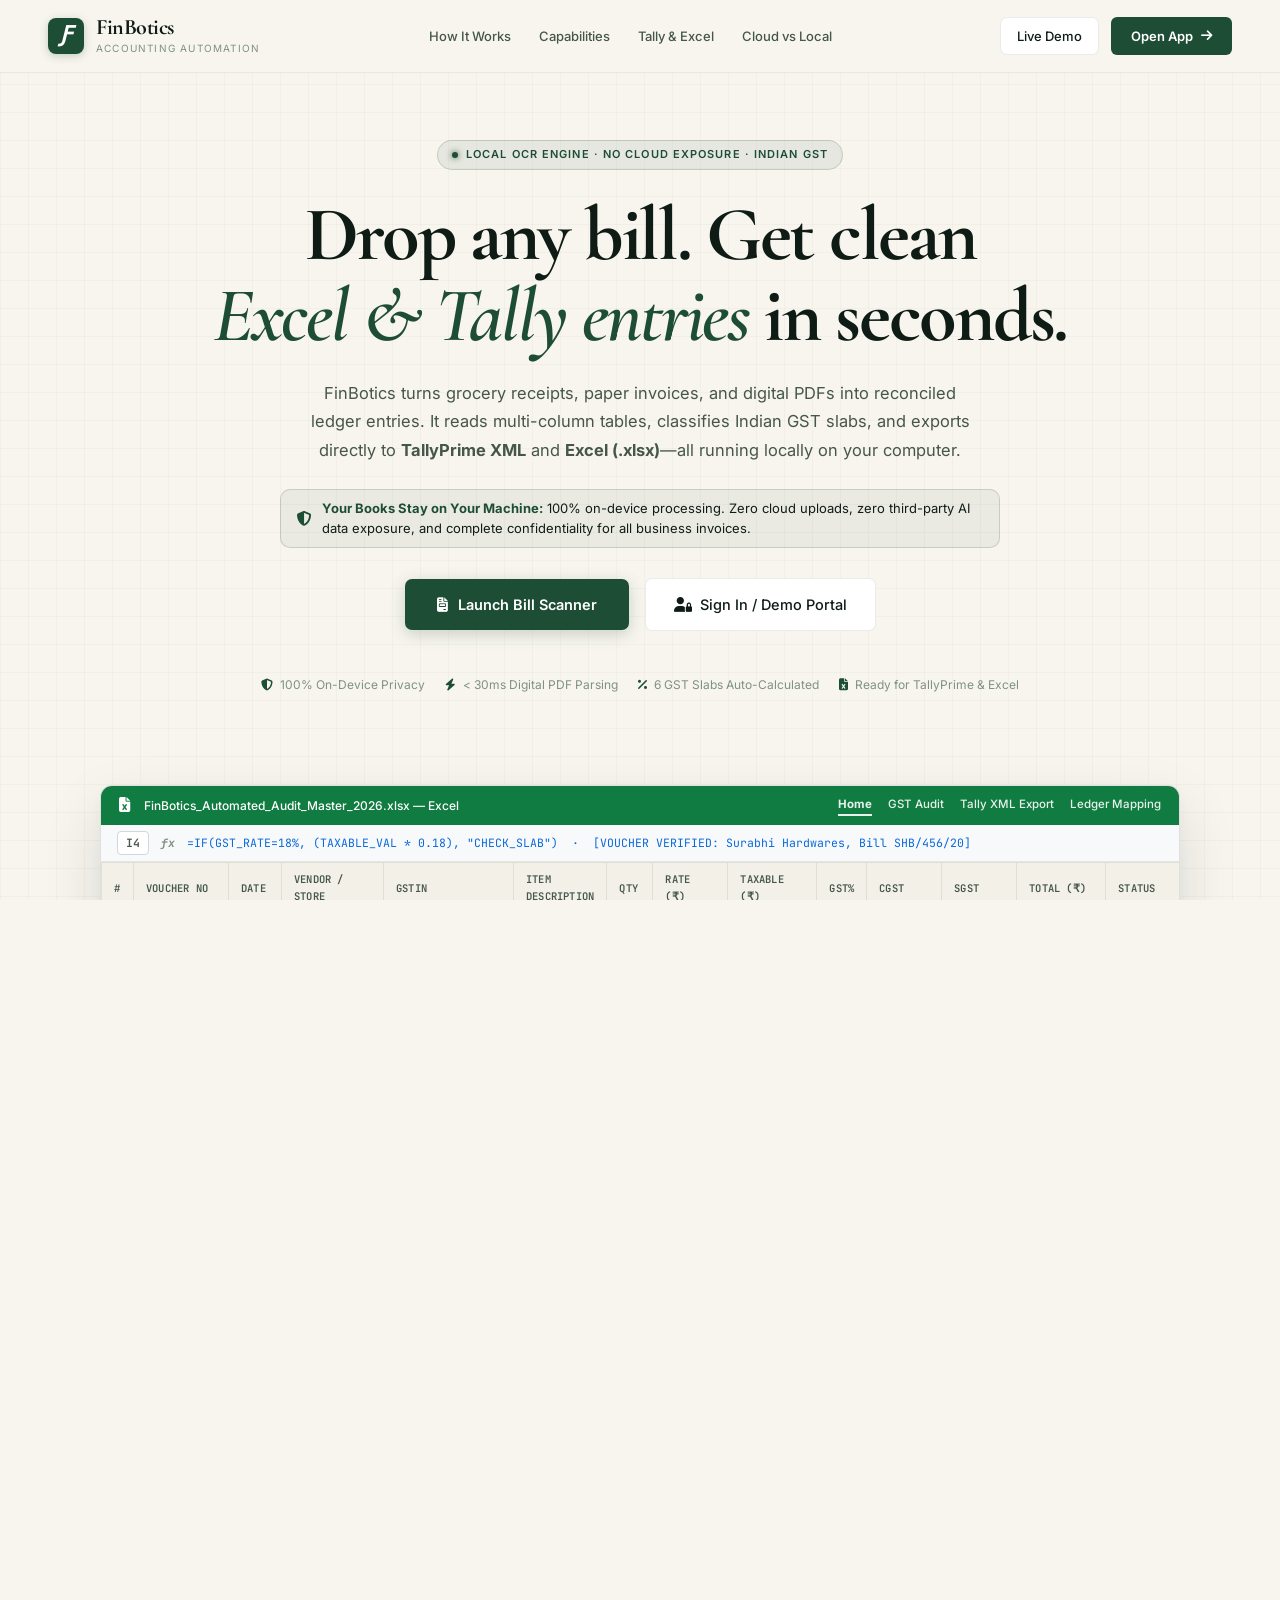
<file: landing.html>
<!DOCTYPE html>
<html lang="en">
<head>
<meta charset="UTF-8"/>
<meta name="viewport" content="width=device-width,initial-scale=1.0"/>
<title>FinBotics — Local Bill OCR, GST Parser & TallyPrime Automation</title>
<link href="https://fonts.googleapis.com/css2?family=Cormorant+Garamond:ital,wght@0,400;0,600;0,700;1,400;1,600;1,700&family=Inter:wght@300;400;500;600;700&family=JetBrains+Mono:wght@400;500;600;700&display=swap" rel="stylesheet"/>
<link rel="stylesheet" href="https://cdnjs.cloudflare.com/ajax/libs/font-awesome/6.5.0/css/all.min.css"/>
<style>
*{box-sizing:border-box;margin:0;padding:0}
:root{
  --bg:#f8f5ef;
  --surface:#ffffff;
  --primary:#1e4d35;
  --primary-light:#2d6a4f;
  --primary-glow:rgba(30,77,53,0.12);
  --excel-green:#107c41;
  --excel-light:rgba(16,124,65,0.08);
  --tally-blue:#005a9e;
  --tally-light:rgba(0,90,158,0.08);
  --gold:#c9a84c;
  --gold-light:rgba(201,168,76,0.14);
  --text:#0f1c16;
  --text-sec:#45564b;
  --text-muted:#7e9284;
  --border:rgba(0,0,0,0.08);
  --grid-line:rgba(0,0,0,0.06);
  --cell-bg:#fdfcf9;
}

html,body{height:100%;overflow-x:hidden}
body{
  background:var(--bg);
  color:var(--text);
  font-family:'Inter',-apple-system,BlinkMacSystemFont,sans-serif;
  line-height:1.6;
  position:relative;
}

/* ══════════════════════════════════════════════════════════════
   BACKGROUND ANIMATION: SPREADSHEET & TALLY LEDGER GRID
   ══════════════════════════════════════════════════════════════ */
.sheet-bg-canvas{
  position:fixed;
  top:0;left:0;right:0;bottom:0;
  pointer-events:none;
  z-index:0;
  overflow:hidden;
  opacity:0.62;
  mask-image:radial-gradient(ellipse 90% 75% at 50% 35%, rgba(0,0,0,0.85) 15%, rgba(0,0,0,0.3) 65%, transparent 100%);
  -webkit-mask-image:radial-gradient(ellipse 90% 75% at 50% 35%, rgba(0,0,0,0.85) 15%, rgba(0,0,0,0.3) 65%, transparent 100%);
}

.sheet-track{
  position:absolute;
  width:160%;
  left:-30%;
  top:-20%;
  transform:rotate(-4deg);
  display:flex;
  flex-direction:column;
  gap:12px;
  will-change:transform;
}

/* Individual spreadsheet row mockups */
.sheet-row-table{
  width:100%;
  border-collapse:collapse;
  font-family:'JetBrains Mono',monospace;
  font-size:11px;
  background:var(--surface);
  box-shadow:0 1px 3px rgba(0,0,0,0.03);
  border:1px solid var(--grid-line);
  white-space:nowrap;
  user-select:none;
}
.sheet-row-table th{
  background:#f2ede3;
  color:var(--text-muted);
  font-weight:600;
  font-size:9.5px;
  padding:6px 12px;
  border:1px solid var(--grid-line);
  text-align:left;
  letter-spacing:0.04em;
}
.sheet-row-table td{
  padding:7px 12px;
  border:1px solid var(--grid-line);
  color:var(--text-sec);
  background:var(--surface);
}
.sheet-row-table tr:nth-child(even) td{
  background:#fbf9f4;
}
.sheet-row-table td.cell-active{
  background:rgba(30,77,53,0.06);
  outline:1.5px solid var(--primary);
  color:var(--primary);
  font-weight:600;
}
.sheet-row-table td.cell-formula{
  color:var(--excel-green);
  font-weight:600;
}
.sheet-row-table td.cell-gst{
  color:var(--tally-blue);
  font-weight:600;
}

/* Continuous infinite scroll ticker */
.scroll-stream-left{
  display:flex;
  animation:marqueeLeft 55s linear infinite;
}
.scroll-stream-right{
  display:flex;
  animation:marqueeRight 65s linear infinite;
}
@keyframes marqueeLeft{
  0%{transform:translateX(0)}
  100%{transform:translateX(-50%)}
}
@keyframes marqueeRight{
  0%{transform:translateX(-50%)}
  100%{transform:translateX(0)}
}

/* Subtle Excel sheet watermark grid lines */
.bg-excel-lines{
  position:fixed;
  inset:0;
  background-size:28px 28px;
  background-image:
    linear-gradient(to right, rgba(0,0,0,0.025) 1px, transparent 1px),
    linear-gradient(to bottom, rgba(0,0,0,0.025) 1px, transparent 1px);
  pointer-events:none;
  z-index:0;
}

/* ══════════════════════════════════════════════════════════════
   NAVIGATION
   ══════════════════════════════════════════════════════════════ */
nav{
  position:fixed;
  top:0;left:0;right:0;
  z-index:100;
  padding:16px 48px;
  display:flex;
  align-items:center;
  justify-content:space-between;
  background:rgba(248,245,239,0.92);
  backdrop-filter:blur(14px);
  border-bottom:1px solid rgba(0,0,0,0.06);
}
.nav-brand{
  display:flex;
  align-items:center;
  gap:12px;
  text-decoration:none;
}
.nav-logo-badge{
  width:36px;height:36px;
  border-radius:8px;
  background:var(--primary);
  display:flex;
  align-items:center;
  justify-content:center;
  font-family:'Cormorant Garamond',serif;
  font-style:italic;
  font-size:22px;
  color:#fff;
  font-weight:700;
  box-shadow:0 2px 8px rgba(30,77,53,0.25);
}
.nav-brand-title{
  font-family:'Cormorant Garamond',serif;
  font-size:22px;
  font-weight:700;
  color:var(--text);
  letter-spacing:-0.02em;
  line-height:1;
}
.nav-brand-tag{
  font-size:10px;
  color:var(--text-muted);
  letter-spacing:0.12em;
  text-transform:uppercase;
  display:block;
  margin-top:2px;
}
.nav-menu{
  display:flex;
  align-items:center;
  gap:28px;
}
.nav-menu a{
  font-size:13px;
  font-weight:500;
  color:var(--text-sec);
  text-decoration:none;
  transition:color .2s;
}
.nav-menu a:hover{color:var(--primary)}
.nav-auth-btn{
  background:var(--primary);
  color:#fff;
  padding:9px 20px;
  border-radius:6px;
  font-size:13px;
  font-weight:600;
  text-decoration:none;
  display:inline-flex;
  align-items:center;
  gap:8px;
  transition:all .2s;
}
.nav-auth-btn:hover{
  background:var(--primary-light);
  transform:translateY(-1px);
  box-shadow:0 4px 14px rgba(30,77,53,0.2);
}

/* ══════════════════════════════════════════════════════════════
   HERO SECTION
   ══════════════════════════════════════════════════════════════ */
.hero{
  position:relative;
  z-index:10;
  padding:140px 24px 70px;
  max-width:1160px;
  margin:0 auto;
  text-align:center;
}
.hero-pill{
  display:inline-flex;
  align-items:center;
  gap:8px;
  padding:5px 14px;
  border-radius:99px;
  background:rgba(30,77,53,0.08);
  border:1px solid rgba(30,77,53,0.18);
  font-size:11px;
  font-weight:600;
  letter-spacing:0.1em;
  text-transform:uppercase;
  color:var(--primary);
  margin-bottom:24px;
}
.hero-pill-dot{
  width:6px;height:6px;
  border-radius:50%;
  background:var(--primary);
  box-shadow:0 0 6px var(--primary);
  animation:pulseDot 2s infinite ease-in-out;
}
@keyframes pulseDot{
  0%,100%{opacity:1;transform:scale(1)}
  50%{opacity:0.4;transform:scale(0.8)}
}
.hero-title{
  font-family:'Cormorant Garamond',serif;
  font-size:clamp(44px,6vw,78px);
  font-weight:700;
  line-height:1.06;
  letter-spacing:-0.03em;
  color:var(--text);
  margin-bottom:22px;
}
.hero-title em{
  font-style:italic;
  color:var(--primary);
  font-weight:600;
}
.hero-desc{
  font-size:16.5px;
  font-weight:400;
  color:var(--text-sec);
  line-height:1.75;
  max-width:680px;
  margin:0 auto 24px;
}
.privacy-pitch-badge{
  display:inline-flex;
  align-items:center;
  gap:10px;
  background:rgba(30,77,53,0.06);
  border:1px solid rgba(30,77,53,0.18);
  border-radius:10px;
  padding:9px 16px;
  margin:0 auto 30px;
  font-size:13px;
  color:var(--text);
  max-width:720px;
  text-align:left;
  line-height:1.5;
}
.privacy-pitch-badge strong{color:var(--primary)}
.hero-cta-group{
  display:flex;
  align-items:center;
  justify-content:center;
  gap:16px;
  flex-wrap:wrap;
  margin-bottom:44px;
}
.btn-main{
  background:var(--primary);
  color:#fff;
  padding:14px 32px;
  border-radius:7px;
  font-size:14.5px;
  font-weight:600;
  text-decoration:none;
  display:inline-flex;
  align-items:center;
  gap:10px;
  transition:all .2s;
  box-shadow:0 4px 16px rgba(30,77,53,0.22);
}
.btn-main:hover{
  background:var(--primary-light);
  transform:translateY(-2px);
  box-shadow:0 8px 24px rgba(30,77,53,0.3);
}
.btn-ghost-sec{
  background:var(--surface);
  color:var(--text);
  border:1px solid var(--border);
  padding:14px 28px;
  border-radius:7px;
  font-size:14.5px;
  font-weight:500;
  text-decoration:none;
  display:inline-flex;
  align-items:center;
  gap:8px;
  transition:all .2s;
}
.btn-ghost-sec:hover{
  border-color:var(--primary);
  color:var(--primary);
  background:#fcfbf8;
}

/* Feature tags strip */
.hero-chips{
  display:flex;
  align-items:center;
  justify-content:center;
  gap:20px;
  flex-wrap:wrap;
  font-size:12px;
  color:var(--text-muted);
}
.hero-chip{
  display:flex;
  align-items:center;
  gap:7px;
}
.hero-chip i{color:var(--primary)}

/* ══════════════════════════════════════════════════════════════
   AUTHENTIC SPREADSHEET AUDIT DESK SHOWCASE (HERO MOCKUP)
   ══════════════════════════════════════════════════════════════ */
.sheet-showcase{
  position:relative;
  z-index:10;
  max-width:1120px;
  margin:20px auto 90px;
  padding:0 20px;
}
.sheet-window{
  background:var(--surface);
  border:1px solid rgba(0,0,0,0.12);
  border-radius:12px;
  box-shadow:0 24px 60px rgba(15,28,22,0.12),0 4px 16px rgba(0,0,0,0.04);
  overflow:hidden;
}

/* Excel-like Ribbon Bar */
.sheet-ribbon{
  background:#107c41;
  color:#fff;
  padding:9px 18px;
  display:flex;
  align-items:center;
  justify-content:space-between;
  font-size:12px;
  font-weight:500;
}
.sheet-ribbon-left{
  display:flex;
  align-items:center;
  gap:14px;
}
.sheet-ribbon-tabs{
  display:flex;
  gap:16px;
  font-size:11.5px;
  opacity:0.9;
}
.sheet-ribbon-tab.active{
  font-weight:700;
  border-bottom:2px solid #fff;
  padding-bottom:1px;
}

/* Excel formula bar */
.sheet-formula-bar{
  background:#f8f9fa;
  border-bottom:1px solid rgba(0,0,0,0.08);
  padding:6px 16px;
  display:flex;
  align-items:center;
  gap:12px;
  font-family:'JetBrains Mono',monospace;
  font-size:11.5px;
}
.formula-name-box{
  background:#fff;
  border:1px solid #d0d7de;
  border-radius:4px;
  padding:2px 8px;
  color:var(--text-sec);
  font-weight:600;
}
.formula-fx{
  color:var(--text-muted);
  font-weight:700;
  font-style:italic;
}
.formula-expr{
  color:#0969da;
  flex:1;
  white-space:nowrap;
  overflow:hidden;
  text-overflow:ellipsis;
}

/* Interactive Table body */
.sheet-content-table{
  width:100%;
  border-collapse:collapse;
  font-family:'JetBrains Mono',monospace;
  font-size:11.5px;
}
.sheet-content-table th{
  background:#f3f0e8;
  color:var(--text-sec);
  font-weight:600;
  font-size:10.5px;
  padding:8px 12px;
  border:1px solid #e1ded6;
  text-align:left;
  letter-spacing:0.02em;
}
.sheet-content-table td{
  padding:9px 12px;
  border:1px solid #e9e6df;
  color:var(--text);
  background:var(--surface);
}
.sheet-content-table tr:hover td{
  background:rgba(30,77,53,0.035);
}
.sheet-content-table td.col-right{text-align:right}
.badge-itc{
  background:rgba(16,124,65,0.12);
  color:#107c41;
  font-size:10px;
  padding:2px 8px;
  border-radius:4px;
  font-weight:700;
}
.badge-tally{
  background:rgba(0,90,158,0.1);
  color:#005a9e;
  font-size:10px;
  padding:2px 8px;
  border-radius:4px;
  font-weight:700;
}

/* Bottom Sheet tabs */
.sheet-footer-tabs{
  background:#f0ede5;
  border-top:1px solid #ddd9d0;
  padding:6px 14px;
  display:flex;
  align-items:center;
  gap:10px;
  font-size:11.5px;
  font-weight:500;
  color:var(--text-sec);
}
.sheet-tab-pill{
  background:#fff;
  border:1px solid #d4cfc5;
  border-radius:4px 4px 0 0;
  padding:4px 12px;
  font-weight:600;
  color:var(--primary);
  display:flex;
  align-items:center;
  gap:6px;
}

/* ══════════════════════════════════════════════════════════════
   FEATURE SECTIONS (GROUNDED & DIRECT)
   ══════════════════════════════════════════════════════════════ */
.section{
  position:relative;
  z-index:10;
  padding:80px 24px;
  max-width:1160px;
  margin:0 auto;
}
.section-header{
  text-align:center;
  max-width:680px;
  margin:0 auto 50px;
}
.section-tag{
  font-size:11px;
  font-weight:700;
  letter-spacing:0.16em;
  text-transform:uppercase;
  color:var(--primary);
  margin-bottom:10px;
  display:inline-block;
}
.section-heading{
  font-family:'Cormorant Garamond',serif;
  font-size:clamp(32px,4vw,50px);
  font-weight:700;
  line-height:1.15;
  color:var(--text);
  letter-spacing:-0.02em;
  margin-bottom:14px;
}
.section-desc{
  font-size:15px;
  color:var(--text-sec);
  line-height:1.7;
}

/* 3-Card Grid */
.features-grid{
  display:grid;
  grid-template-columns:repeat(3,1fr);
  gap:24px;
}
.feature-card{
  background:var(--surface);
  border:1px solid var(--border);
  border-radius:12px;
  padding:32px 28px;
  box-shadow:0 2px 10px rgba(0,0,0,0.03);
  transition:all .25s ease;
}
.feature-card:hover{
  transform:translateY(-4px);
  box-shadow:0 12px 30px rgba(0,0,0,0.07);
  border-color:rgba(30,77,53,0.2);
}
.feature-card-icon{
  width:46px;height:46px;
  border-radius:10px;
  background:var(--primary-glow);
  display:flex;
  align-items:center;
  justify-content:center;
  font-size:20px;
  color:var(--primary);
  margin-bottom:20px;
}
.feature-card-title{
  font-family:'Cormorant Garamond',serif;
  font-size:22px;
  font-weight:700;
  color:var(--text);
  margin-bottom:10px;
  letter-spacing:-0.01em;
}
.feature-card-desc{
  font-size:13.5px;
  color:var(--text-sec);
  line-height:1.68;
}

/* ══════════════════════════════════════════════════════════════
   HOW IT WORKS STEPPER
   ══════════════════════════════════════════════════════════════ */
.pipeline-box{
  background:var(--surface);
  border:1px solid var(--border);
  border-radius:14px;
  padding:36px;
  display:grid;
  grid-template-columns:repeat(4,1fr);
  gap:24px;
  box-shadow:0 4px 20px rgba(0,0,0,0.04);
}
.step-item{
  position:relative;
}
.step-item:not(:last-child)::after{
  content:'→';
  position:absolute;
  right:-16px;
  top:22px;
  color:var(--text-muted);
  font-size:20px;
}
.step-num{
  font-family:'JetBrains Mono',monospace;
  font-size:12px;
  font-weight:700;
  color:var(--primary);
  background:rgba(30,77,53,0.1);
  width:28px;height:28px;
  border-radius:50%;
  display:flex;
  align-items:center;
  justify-content:center;
  margin-bottom:14px;
}
.step-head{
  font-size:15px;
  font-weight:700;
  color:var(--text);
  margin-bottom:6px;
}
.step-detail{
  font-size:12.5px;
  color:var(--text-sec);
  line-height:1.6;
}

/* ══════════════════════════════════════════════════════════════
   COMPARISON TABLE: FINBOTICS VS GENERIC CLOUD OCR
   ══════════════════════════════════════════════════════════════ */
.comparison-wrap{
  background:var(--surface);
  border:1px solid var(--border);
  border-radius:12px;
  overflow:hidden;
  box-shadow:0 4px 20px rgba(0,0,0,0.04);
}
.comparison-table{
  width:100%;
  border-collapse:collapse;
  font-size:13px;
}
.comparison-table th{
  padding:14px 20px;
  background:#f4f1e8;
  font-weight:600;
  text-align:left;
  border-bottom:1px solid var(--border);
}
.comparison-table td{
  padding:14px 20px;
  border-bottom:1px solid var(--border);
}
.comparison-table tr:last-child td{border-bottom:none}
.comparison-table tr:hover td{background:#fdfcf9}
.check-yes{color:#1e4d35;font-weight:600}
.check-no{color:#c0392b;font-weight:500}

/* ══════════════════════════════════════════════════════════════
   BOTTOM CTA
   ══════════════════════════════════════════════════════════════ */
.bottom-cta{
  background:linear-gradient(135deg,#133323 0%,#1e4d35 100%);
  color:#fff;
  border-radius:16px;
  padding:60px 40px;
  text-align:center;
  margin:40px auto 80px;
  max-width:1120px;
  box-shadow:0 16px 40px rgba(19,51,35,0.2);
}
.bottom-cta h2{
  font-family:'Cormorant Garamond',serif;
  font-size:clamp(34px,5vw,52px);
  font-weight:700;
  line-height:1.15;
  margin-bottom:14px;
}
.bottom-cta p{
  font-size:16px;
  color:rgba(255,255,255,0.8);
  max-width:540px;
  margin:0 auto 30px;
}

/* ══════════════════════════════════════════════════════════════
   FOOTER
   ══════════════════════════════════════════════════════════════ */
footer{
  border-top:1px solid var(--border);
  padding:32px 48px;
  display:flex;
  align-items:center;
  justify-content:space-between;
  font-size:12.5px;
  color:var(--text-muted);
  background:var(--surface);
}
footer a{color:var(--text-sec);text-decoration:none}
footer a:hover{color:var(--primary)}

@media(max-width:880px){
  nav{padding:14px 20px}
  .nav-menu{display:none}
  .features-grid{grid-template-columns:1fr}
  .pipeline-box{grid-template-columns:1fr 1fr;gap:20px}
  .step-item:not(:last-child)::after{display:none}
  .sheet-showcase{overflow-x:auto}
  .sheet-window{min-width:680px}
  footer{flex-direction:column;gap:14px;text-align:center}
}
@media(max-width:540px){
  .pipeline-box{grid-template-columns:1fr}
}
</style>
</head>
<body>

<!-- ══════════════════════════════════════════════════════════════
     ANIMATED SPREADSHEET / TALLY LEDGER BACKGROUND
     ══════════════════════════════════════════════════════════════ -->
<div class="bg-excel-lines"></div>

<div class="sheet-bg-canvas" id="sheet-bg">
  <div class="sheet-track" id="sheet-track">

    <!-- Row 1 Ticker (Scrolls Left) -->
    <div class="scroll-stream-left">
      <table class="sheet-row-table">
        <tbody>
          <tr>
            <td>01</td><td>VCH/2026/089</td><td>20-Dec-2026</td><td>Surabhi Hardwares, Blr</td><td>29AACCT3705E000</td><td>1005</td><td>7 No</td><td>₹500.00</td><td>₹3,500.00</td><td class="cell-formula">18%</td><td class="cell-gst">₹315.00</td><td class="cell-gst">₹315.00</td><td class="cell-active">₹4,130.00</td><td>Hardware Purchase</td><td>ITC_VERIFIED</td>
            <td>02</td><td>BB-2026-7823</td><td>09-Nov-2026</td><td>BigBasket Wholesale</td><td>27AAACB1234F1ZK</td><td>1901</td><td>2 Pk</td><td>₹25.00</td><td>₹50.00</td><td class="cell-formula">0%</td><td class="cell-gst">₹0.00</td><td class="cell-gst">₹0.00</td><td class="cell-active">₹50.00</td><td>Staples &amp; Groceries</td><td>MATCHED</td>
            <td>03</td><td>DM-MUM-4412</td><td>11-Nov-2026</td><td>D-Mart Avenue Supermarts</td><td>27AABCA5566K1ZN</td><td>2106</td><td>4 L</td><td>₹68.00</td><td>₹272.00</td><td class="cell-formula">5%</td><td class="cell-gst">₹6.80</td><td class="cell-gst">₹6.80</td><td class="cell-active">₹272.00</td><td>Dairy Products</td><td>ITC_VERIFIED</td>
            <td>04</td><td>BK-DEL-9843</td><td>14-Nov-2026</td><td>Blinkit Retail Network</td><td>07AAGCB9988D1ZP</td><td>3306</td><td>1 No</td><td>₹220.00</td><td>₹220.00</td><td class="cell-formula">18%</td><td class="cell-gst">₹19.80</td><td class="cell-gst">₹19.80</td><td class="cell-active">₹220.00</td><td>Cleaning Supplies</td><td>MATCHED</td>
          </tr>
        </tbody>
      </table>
      <table class="sheet-row-table">
        <tbody>
          <tr>
            <td>01</td><td>VCH/2026/089</td><td>20-Dec-2026</td><td>Surabhi Hardwares, Blr</td><td>29AACCT3705E000</td><td>1005</td><td>7 No</td><td>₹500.00</td><td>₹3,500.00</td><td class="cell-formula">18%</td><td class="cell-gst">₹315.00</td><td class="cell-gst">₹315.00</td><td class="cell-active">₹4,130.00</td><td>Hardware Purchase</td><td>ITC_VERIFIED</td>
            <td>02</td><td>BB-2026-7823</td><td>09-Nov-2026</td><td>BigBasket Wholesale</td><td>27AAACB1234F1ZK</td><td>1901</td><td>2 Pk</td><td>₹25.00</td><td>₹50.00</td><td class="cell-formula">0%</td><td class="cell-gst">₹0.00</td><td class="cell-gst">₹0.00</td><td class="cell-active">₹50.00</td><td>Staples &amp; Groceries</td><td>MATCHED</td>
            <td>03</td><td>DM-MUM-4412</td><td>11-Nov-2026</td><td>D-Mart Avenue Supermarts</td><td>27AABCA5566K1ZN</td><td>2106</td><td>4 L</td><td>₹68.00</td><td>₹272.00</td><td class="cell-formula">5%</td><td class="cell-gst">₹6.80</td><td class="cell-gst">₹6.80</td><td class="cell-active">₹272.00</td><td>Dairy Products</td><td>ITC_VERIFIED</td>
            <td>04</td><td>BK-DEL-9843</td><td>14-Nov-2026</td><td>Blinkit Retail Network</td><td>07AAGCB9988D1ZP</td><td>3306</td><td>1 No</td><td>₹220.00</td><td>₹220.00</td><td class="cell-formula">18%</td><td class="cell-gst">₹19.80</td><td class="cell-gst">₹19.80</td><td class="cell-active">₹220.00</td><td>Cleaning Supplies</td><td>MATCHED</td>
          </tr>
        </tbody>
      </table>
    </div>

    <!-- Row 2 Ticker (Scrolls Right) -->
    <div class="scroll-stream-right">
      <table class="sheet-row-table">
        <tbody>
          <tr>
            <td>05</td><td>ZP-BLR-5541</td><td>15-Nov-2026</td><td>Zepto Quick Delivery</td><td>29AAFCZ1122E1Z4</td><td>1905</td><td>3 Pk</td><td>₹20.00</td><td>₹60.00</td><td class="cell-formula">12%</td><td class="cell-gst">₹3.60</td><td class="cell-gst">₹3.60</td><td class="cell-active">₹60.00</td><td>Snacks &amp; Biscuits</td><td>MATCHED</td>
            <td>06</td><td>CM-2026-081</td><td>12-Aug-2026</td><td>City Mart Super Store</td><td>24AABCC1122D1Z0</td><td>8471</td><td>1 Set</td><td>₹1,120.00</td><td>₹1,120.00</td><td class="cell-formula">12%</td><td class="cell-gst">₹67.20</td><td class="cell-gst">₹67.20</td><td class="cell-active">₹1,254.40</td><td>Commercial Goods</td><td>ITC_VERIFIED</td>
            <td>07</td><td>FB-2026-441</td><td>14-Aug-2026</td><td>Fresh Basket Hypermarket</td><td>27AABCF9988K1Z5</td><td>0902</td><td>2 Pk</td><td>₹162.00</td><td>₹324.00</td><td class="cell-formula">5%</td><td class="cell-gst">₹8.10</td><td class="cell-gst">₹8.10</td><td class="cell-active">₹324.00</td><td>Cooking Oil</td><td>MATCHED</td>
            <td>08</td><td>RL-2026-102</td><td>18-Nov-2026</td><td>Reliance Retail Ltd</td><td>27AAAAR1234A1Z9</td><td>3401</td><td>2 No</td><td>₹240.00</td><td>₹480.00</td><td class="cell-formula">18%</td><td class="cell-gst">₹43.20</td><td class="cell-gst">₹43.20</td><td class="cell-active">₹480.00</td><td>Personal Care</td><td>ITC_VERIFIED</td>
          </tr>
        </tbody>
      </table>
      <table class="sheet-row-table">
        <tbody>
          <tr>
            <td>05</td><td>ZP-BLR-5541</td><td>15-Nov-2026</td><td>Zepto Quick Delivery</td><td>29AAFCZ1122E1Z4</td><td>1905</td><td>3 Pk</td><td>₹20.00</td><td>₹60.00</td><td class="cell-formula">12%</td><td class="cell-gst">₹3.60</td><td class="cell-gst">₹3.60</td><td class="cell-active">₹60.00</td><td>Snacks &amp; Biscuits</td><td>MATCHED</td>
            <td>06</td><td>CM-2026-081</td><td>12-Aug-2026</td><td>City Mart Super Store</td><td>24AABCC1122D1Z0</td><td>8471</td><td>1 Set</td><td>₹1,120.00</td><td>₹1,120.00</td><td class="cell-formula">12%</td><td class="cell-gst">₹67.20</td><td class="cell-gst">₹67.20</td><td class="cell-active">₹1,254.40</td><td>Commercial Goods</td><td>ITC_VERIFIED</td>
            <td>07</td><td>FB-2026-441</td><td>14-Aug-2026</td><td>Fresh Basket Hypermarket</td><td>27AABCF9988K1Z5</td><td>0902</td><td>2 Pk</td><td>₹162.00</td><td>₹324.00</td><td class="cell-formula">5%</td><td class="cell-gst">₹8.10</td><td class="cell-gst">₹8.10</td><td class="cell-active">₹324.00</td><td>Cooking Oil</td><td>MATCHED</td>
            <td>08</td><td>RL-2026-102</td><td>18-Nov-2026</td><td>Reliance Retail Ltd</td><td>27AAAAR1234A1Z9</td><td>3401</td><td>2 No</td><td>₹240.00</td><td>₹480.00</td><td class="cell-formula">18%</td><td class="cell-gst">₹43.20</td><td class="cell-gst">₹43.20</td><td class="cell-active">₹480.00</td><td>Personal Care</td><td>ITC_VERIFIED</td>
          </tr>
        </tbody>
      </table>
    </div>

    <!-- Row 3 Ticker (Scrolls Left) -->
    <div class="scroll-stream-left">
      <table class="sheet-row-table">
        <tbody>
          <tr>
            <td>09</td><td>AMZ-2026-99</td><td>02-Oct-2026</td><td>Amazon Seller Services</td><td>29AABCA0011B1Z2</td><td>4820</td><td>10 No</td><td>₹85.00</td><td>₹850.00</td><td class="cell-formula">18%</td><td class="cell-gst">₹76.50</td><td class="cell-gst">₹76.50</td><td class="cell-active">₹1,003.00</td><td>Office Stationery</td><td>ITC_VERIFIED</td>
            <td>10</td><td>TALLY-IMP-01</td><td>28-Dec-2026</td><td>Karnataka Supplies Co</td><td>29AABCK5544E1Z3</td><td>7318</td><td>50 No</td><td>₹12.00</td><td>₹600.00</td><td class="cell-formula">18%</td><td class="cell-gst">₹54.00</td><td class="cell-gst">₹54.00</td><td class="cell-active">₹708.00</td><td>Machine Fasteners</td><td>MATCHED</td>
            <td>11</td><td>NG-2026-7721</td><td>16-Aug-2026</td><td>Neighborhood Grocers</td><td>27AABCN8877K1Z4</td><td>2105</td><td>2 Pk</td><td>₹150.00</td><td>₹300.00</td><td class="cell-formula">5%</td><td class="cell-gst">₹7.50</td><td class="cell-gst">₹7.50</td><td class="cell-active">₹300.00</td><td>Provisions &amp; Spices</td><td>MATCHED</td>
            <td>12</td><td>TALLY-EXP-08</td><td>30-Dec-2026</td><td>Direct VCH Entry Prime</td><td>29AACCT3705E000</td><td>1005</td><td>7 No</td><td>₹500.00</td><td>₹3,500.00</td><td class="cell-formula">18%</td><td class="cell-gst">₹315.00</td><td class="cell-gst">₹315.00</td><td class="cell-active">₹4,130.00</td><td>Purchase Voucher</td><td>POSTED_TALLY</td>
          </tr>
        </tbody>
      </table>
      <table class="sheet-row-table">
        <tbody>
          <tr>
            <td>09</td><td>AMZ-2026-99</td><td>02-Oct-2026</td><td>Amazon Seller Services</td><td>29AABCA0011B1Z2</td><td>4820</td><td>10 No</td><td>₹85.00</td><td>₹850.00</td><td class="cell-formula">18%</td><td class="cell-gst">₹76.50</td><td class="cell-gst">₹76.50</td><td class="cell-active">₹1,003.00</td><td>Office Stationery</td><td>ITC_VERIFIED</td>
            <td>10</td><td>TALLY-IMP-01</td><td>28-Dec-2026</td><td>Karnataka Supplies Co</td><td>29AABCK5544E1Z3</td><td>7318</td><td>50 No</td><td>₹12.00</td><td>₹600.00</td><td class="cell-formula">18%</td><td class="cell-gst">₹54.00</td><td class="cell-gst">₹54.00</td><td class="cell-active">₹708.00</td><td>Machine Fasteners</td><td>MATCHED</td>
            <td>11</td><td>NG-2026-7721</td><td>16-Aug-2026</td><td>Neighborhood Grocers</td><td>27AABCN8877K1Z4</td><td>2105</td><td>2 Pk</td><td>₹150.00</td><td>₹300.00</td><td class="cell-formula">5%</td><td class="cell-gst">₹7.50</td><td class="cell-gst">₹7.50</td><td class="cell-active">₹300.00</td><td>Provisions &amp; Spices</td><td>MATCHED</td>
            <td>12</td><td>TALLY-EXP-08</td><td>30-Dec-2026</td><td>Direct VCH Entry Prime</td><td>29AACCT3705E000</td><td>1005</td><td>7 No</td><td>₹500.00</td><td>₹3,500.00</td><td class="cell-formula">18%</td><td class="cell-gst">₹315.00</td><td class="cell-gst">₹315.00</td><td class="cell-active">₹4,130.00</td><td>Purchase Voucher</td><td>POSTED_TALLY</td>
          </tr>
        </tbody>
      </table>
    </div>

  </div>
</div>

<!-- ══════════════════════════════════════════════════════════════
     TOP NAVIGATION
     ══════════════════════════════════════════════════════════════ -->
<nav>
  <a href="/landing" class="nav-brand">
    <div class="nav-logo-badge">Ƒ</div>
    <div>
      <div class="nav-brand-title">FinBotics</div>
      <span class="nav-brand-tag">Accounting Automation</span>
    </div>
  </a>

  <div class="nav-menu">
    <a href="#how-it-works">How It Works</a>
    <a href="#features">Capabilities</a>
    <a href="#tally-excel">Tally &amp; Excel</a>
    <a href="#comparison">Cloud vs Local</a>
  </div>

  <div style="display:flex;align-items:center;gap:12px">
    <a href="/app" class="btn-ghost-sec" style="padding:8px 16px;font-size:13px">Live Demo</a>
    <a href="/auth" class="nav-auth-btn">Open App <i class="fas fa-arrow-right"></i></a>
  </div>
</nav>

<!-- ══════════════════════════════════════════════════════════════
     HERO CONTENT
     ══════════════════════════════════════════════════════════════ -->
<section class="hero">
  <div class="hero-pill">
    <span class="hero-pill-dot"></span>
    <span>Local OCR Engine · No Cloud Exposure · Indian GST</span>
  </div>

  <h1 class="hero-title">
    Drop any bill. Get clean<br>
    <em>Excel &amp; Tally entries</em> in seconds.
  </h1>

  <p class="hero-desc">
    FinBotics turns grocery receipts, paper invoices, and digital PDFs into reconciled ledger entries. 
    It reads multi-column tables, classifies Indian GST slabs, and exports directly to <strong>TallyPrime XML</strong> and <strong>Excel (.xlsx)</strong>—all running locally on your computer.
  </p>

  <div class="privacy-pitch-badge">
    <i class="fas fa-shield-halved" style="color:var(--primary);font-size:15px;flex-shrink:0"></i>
    <span><strong>Your Books Stay on Your Machine:</strong> 100% on-device processing. Zero cloud uploads, zero third-party AI data exposure, and complete confidentiality for all business invoices.</span>
  </div>

  <div class="hero-cta-group">
    <a href="/app" class="btn-main">
      <i class="fas fa-file-invoice"></i> Launch Bill Scanner
    </a>
    <a href="/auth" class="btn-ghost-sec">
      <i class="fas fa-user-lock"></i> Sign In / Demo Portal
    </a>
  </div>

  <div class="hero-chips">
    <div class="hero-chip"><i class="fas fa-shield-halved"></i> 100% On-Device Privacy</div>
    <div class="hero-chip"><i class="fas fa-bolt"></i> &lt; 30ms Digital PDF Parsing</div>
    <div class="hero-chip"><i class="fas fa-percent"></i> 6 GST Slabs Auto-Calculated</div>
    <div class="hero-chip"><i class="fas fa-file-excel"></i> Ready for TallyPrime &amp; Excel</div>
  </div>
</section>

<!-- ══════════════════════════════════════════════════════════════
     SPREADSHEET SHOWCASE: LIVE AUDIT DESK PREVIEW
     ══════════════════════════════════════════════════════════════ -->
<div class="sheet-showcase" id="tally-excel">
  <div class="sheet-window">

    <!-- Excel Ribbon Top -->
    <div class="sheet-ribbon">
      <div class="sheet-ribbon-left">
        <i class="fas fa-file-excel fa-lg"></i>
        <span>FinBotics_Automated_Audit_Master_2026.xlsx — Excel</span>
      </div>
      <div class="sheet-ribbon-tabs">
        <span class="sheet-ribbon-tab active">Home</span>
        <span class="sheet-ribbon-tab">GST Audit</span>
        <span class="sheet-ribbon-tab">Tally XML Export</span>
        <span class="sheet-ribbon-tab">Ledger Mapping</span>
      </div>
    </div>

    <!-- Formula Bar -->
    <div class="sheet-formula-bar">
      <div class="formula-name-box">I4</div>
      <div class="formula-fx">fx</div>
      <div class="formula-expr">=IF(GST_RATE=18%, (TAXABLE_VAL * 0.18), "CHECK_SLAB") &nbsp;·&nbsp; [VOUCHER VERIFIED: Surabhi Hardwares, Bill SHB/456/20]</div>
    </div>

    <!-- Real Ledger Rows -->
    <div style="overflow-x:auto">
      <table class="sheet-content-table">
        <thead>
          <tr>
            <th style="width:40px">#</th>
            <th>VOUCHER NO</th>
            <th>DATE</th>
            <th>VENDOR / STORE</th>
            <th>GSTIN</th>
            <th>ITEM DESCRIPTION</th>
            <th>QTY</th>
            <th class="col-right">RATE (₹)</th>
            <th class="col-right">TAXABLE (₹)</th>
            <th>GST%</th>
            <th class="col-right">CGST</th>
            <th class="col-right">SGST</th>
            <th class="col-right">TOTAL (₹)</th>
            <th>STATUS</th>
          </tr>
        </thead>
        <tbody>
          <tr>
            <td>1</td>
            <td><strong>SHB/456/20</strong></td>
            <td>20-Dec-2026</td>
            <td>Surabhi Hardwares, Bangalore</td>
            <td><span style="color:#0969da;font-weight:600">29AACCT3705E000</span></td>
            <td>12MM* TMT Rods (HSN: 1005)</td>
            <td>7.0 No</td>
            <td class="col-right">₹500.00</td>
            <td class="col-right">₹3,500.00</td>
            <td><span style="color:#b06000;font-weight:700">18%</span></td>
            <td class="col-right">₹315.00</td>
            <td class="col-right">₹315.00</td>
            <td class="col-right" style="color:#107c41;font-weight:700">₹4,130.00</td>
            <td><span class="badge-itc">ITC VERIFIED</span></td>
          </tr>
          <tr>
            <td>2</td>
            <td><strong>BB-20261109</strong></td>
            <td>09-Nov-2026</td>
            <td>BigBasket Wholesale Supermarket</td>
            <td><span style="color:#0969da;font-weight:600">27AAACB1234F1ZK</span></td>
            <td>Fortune Sunflower Oil 1L (HSN: 1512)</td>
            <td>2.0 Pk</td>
            <td class="col-right">₹162.00</td>
            <td class="col-right">₹308.57</td>
            <td><span style="color:#0969da;font-weight:700">5%</span></td>
            <td class="col-right">₹7.71</td>
            <td class="col-right">₹7.71</td>
            <td class="col-right" style="color:#107c41;font-weight:700">₹324.00</td>
            <td><span class="badge-itc">ITC VERIFIED</span></td>
          </tr>
          <tr>
            <td>3</td>
            <td><strong>DM-MUM-4412</strong></td>
            <td>11-Nov-2026</td>
            <td>D-Mart Avenue Supermarts</td>
            <td><span style="color:#0969da;font-weight:600">27AABCA5566K1ZN</span></td>
            <td>Dove Cream Beauty Bar 4x100g</td>
            <td>2.0 No</td>
            <td class="col-right">₹240.00</td>
            <td class="col-right">₹406.78</td>
            <td><span style="color:#b06000;font-weight:700">18%</span></td>
            <td class="col-right">₹36.61</td>
            <td class="col-right">₹36.61</td>
            <td class="col-right" style="color:#107c41;font-weight:700">₹480.00</td>
            <td><span class="badge-tally">TALLY VCH READY</span></td>
          </tr>
        </tbody>
      </table>
    </div>

    <!-- Sheet Tabs Bottom -->
    <div class="sheet-footer-tabs">
      <div class="sheet-tab-pill"><i class="fas fa-table"></i> GSTR-2B Input Tax Credit</div>
      <span style="padding:0 8px;cursor:pointer">TallyPrime Purchase Vouchers</span>
      <span style="padding:0 8px;cursor:pointer">Item Slabs Allocation</span>
      <span style="padding:0 8px;cursor:pointer">Reconciliation Log</span>
      <span style="margin-left:auto;font-family:'JetBrains Mono',monospace;font-size:11px;color:#107c41;font-weight:600">
        <i class="fas fa-circle-check"></i> Mathematical Totals Matched (Diff: ₹0.00)
      </span>
    </div>

  </div>
</div>

<!-- ══════════════════════════════════════════════════════════════
     HOW IT WORKS PIPELINE
     ══════════════════════════════════════════════════════════════ -->
<section class="section" id="how-it-works">
  <div class="section-header">
    <span class="section-tag">Processing Pipeline</span>
    <h2 class="section-heading">How Paper Turns Into Accounting Records</h2>
    <p class="section-desc">Four predictable, transparent steps. Everything executes on your device without sending sensitive vendor data to the cloud.</p>
  </div>

  <div class="pipeline-box">
    <div class="step-item">
      <div class="step-num">01</div>
      <div class="step-head">Ingest Any Format</div>
      <div class="step-detail">Drop PDFs, camera photos, or scanned thermal receipts from BigBasket, D-Mart, Blinkit, Zepto, or local suppliers.</div>
    </div>
    <div class="step-item">
      <div class="step-num">02</div>
      <div class="step-head">Local OCR Extraction</div>
      <div class="step-detail">Digital PDFs extract in &lt;30ms via vector glyphs. Photos run through OpenCV cleanup and PaddleOCR neural models on your CPU.</div>
    </div>
    <div class="step-item">
      <div class="step-num">03</div>
      <div class="step-head">GST Reconciliation</div>
      <div class="step-detail">Automatically identifies 0%, 5%, 12%, 18%, and 28% slabs. Splits CGST/SGST and warns if rate exceeds printed MRP.</div>
    </div>
    <div class="step-item">
      <div class="step-num">04</div>
      <div class="step-head">1-Click Accounting Export</div>
      <div class="step-detail">Download ready-to-import TallyPrime XML purchase vouchers, multi-tab Excel files, or universal CSV records.</div>
    </div>
  </div>
</section>

<!-- ══════════════════════════════════════════════════════════════
     CORE CAPABILITIES
     ══════════════════════════════════════════════════════════════ -->
<section class="section" id="features">
  <div class="section-header">
    <span class="section-tag">Core Capabilities</span>
    <h2 class="section-heading">Engineered for Indian Invoicing Realities</h2>
    <p class="section-desc">Designed specifically for dense B2B tables, multi-rate bills, missing columns, and GST compliance.</p>
  </div>

  <div class="features-grid">
    <div class="feature-card">
      <div class="feature-card-icon"><i class="fas fa-microchip"></i></div>
      <h3 class="feature-card-title">PaddleOCR Neural Engine</h3>
      <p class="feature-card-desc">
        Uses PP-OCRv6 deep learning models optimized for complex table borders, thermal print fading, small decimals, and rupee symbols. Operates as an in-memory singleton for low CPU latency.
      </p>
    </div>

    <div class="feature-card">
      <div class="feature-card-icon"><i class="fas fa-percent"></i></div>
      <h3 class="feature-card-title">Dual Tax-Mode Detection</h3>
      <p class="feature-card-desc">
        Auto-distinguishes between <strong>Tax-Inclusive Retail</strong> (where MRP includes tax) and <strong>Tax-Exclusive B2B</strong> (where tax is appended to taxable value). Back-calculates base rates automatically.
      </p>
    </div>

    <div class="feature-card">
      <div class="feature-card-icon"><i class="fas fa-file-import"></i></div>
      <h3 class="feature-card-title">TallyPrime XML Engine</h3>
      <p class="feature-card-desc">
        Generates standard TallyPrime purchase vouchers with automatic ledger allocation (e.g. <em>Household Cleaning, Dairy Purchase, Input CGST @9%</em>). Import via Gateway of Tally in 1 click.
      </p>
    </div>

    <div class="feature-card">
      <div class="feature-card-icon"><i class="fas fa-bolt"></i></div>
      <h3 class="feature-card-title">Instant Digital PDF Fast-Path</h3>
      <p class="feature-card-desc">
        Digital invoices downloaded from accounting software or grocery apps contain vector glyphs. FinBotics extracts coordinates directly in-browser in 18–35 ms, bypassing neural OCR entirely.
      </p>
    </div>

    <div class="feature-card">
      <div class="feature-card-icon"><i class="fas fa-database"></i></div>
      <h3 class="feature-card-title">Deterministic SHA-256 Cache</h3>
      <p class="feature-card-desc">
        Every document is content-hashed. Re-uploading or reviewing identical receipts recalls verified data in <strong>2.9 ms</strong> from local SQLite, avoiding redundant OCR passes.
      </p>
    </div>

    <div class="feature-card">
      <div class="feature-card-icon"><i class="fas fa-triangle-exclamation"></i></div>
      <h3 class="feature-card-title">Audit &amp; Discrepancy Desk</h3>
      <p class="feature-card-desc">
        Flags pricing anomalies (Rate &gt; MRP), missing vendor GSTINs, and math variances before vouchers enter your books. Edit line items inline with real-time recalculation.
      </p>
    </div>
  </div>
</section>

<!-- ══════════════════════════════════════════════════════════════
     COMPARISON: FINBOTICS VS GENERIC CLOUD OCR
     ══════════════════════════════════════════════════════════════ -->
<section class="section" id="comparison">
  <div class="section-header">
    <span class="section-tag">Architecture Comparison</span>
    <h2 class="section-heading">Why Dedicated Financial Ingestion Matters</h2>
    <p class="section-desc">Generic cloud OCR tools give you unformatted string blobs. FinBotics gives you reconciled books.</p>
  </div>

  <div class="comparison-wrap">
    <table class="comparison-table">
      <thead>
        <tr>
          <th style="width:30%">Capability</th>
          <th style="width:35%;color:#1e4d35">FinBotics 3.0</th>
          <th style="width:35%;color:var(--text-sec)">Generic Cloud OCR (AWS/Google)</th>
        </tr>
      </thead>
      <tbody>
        <tr>
          <td><strong>Data Privacy &amp; PII</strong></td>
          <td class="check-yes"><i class="fas fa-check-circle"></i> 100% On-Device (Never leaves host)</td>
          <td class="check-no"><i class="fas fa-xmark-circle"></i> Uploaded to external third-party cloud</td>
        </tr>
        <tr>
          <td><strong>Cost per Invoice</strong></td>
          <td class="check-yes"><i class="fas fa-check-circle"></i> ₹0.00 (Free local compute)</td>
          <td class="check-no"><i class="fas fa-xmark-circle"></i> ₹1.50 – ₹8.00 per page API charge</td>
        </tr>
        <tr>
          <td><strong>Indian GST Slab Splitting</strong></td>
          <td class="check-yes"><i class="fas fa-check-circle"></i> Automated CGST + SGST (0, 5, 12, 18, 28%)</td>
          <td class="check-no"><i class="fas fa-xmark-circle"></i> Raw text only; requires custom code</td>
        </tr>
        <tr>
          <td><strong>TallyPrime XML Format</strong></td>
          <td class="check-yes"><i class="fas fa-check-circle"></i> Native voucher schema with ledger mapping</td>
          <td class="check-no"><i class="fas fa-xmark-circle"></i> None (Manual copy-pasting required)</td>
        </tr>
        <tr>
          <td><strong>Digital PDF Speed</strong></td>
          <td class="check-yes"><i class="fas fa-check-circle"></i> 18 – 35 milliseconds (Vector bypass)</td>
          <td class="check-no"><i class="fas fa-xmark-circle"></i> 3 – 8 seconds (Forced bitmap rasterization)</td>
        </tr>
        <tr>
          <td><strong>Reconciliation Guardrails</strong></td>
          <td class="check-yes"><i class="fas fa-check-circle"></i> Rate &gt; MRP anomaly &amp; total mismatch audit</td>
          <td class="check-no"><i class="fas fa-xmark-circle"></i> None; silent errors propagate to books</td>
        </tr>
      </tbody>
    </table>
  </div>
</section>

<!-- ══════════════════════════════════════════════════════════════
     PRIVACY MANIFESTO & SOVEREIGN LEDGER SECTION
     ══════════════════════════════════════════════════════════════ -->
<section class="section" id="privacy-manifesto" style="padding:54px 32px;background:#f4f0e6;border-radius:20px;margin:50px auto;border:1px solid rgba(30,77,53,0.14)">
  <div style="max-width:880px;margin:0 auto;text-align:center">
    <span class="section-tag" style="background:rgba(30,77,53,0.1);color:var(--primary)">
      <i class="fas fa-shield-halved"></i> Privacy First Accounting
    </span>
    <h2 class="section-heading" style="margin-top:12px">Your Books Belong to You. Not Cloud Providers or AI Scrapers.</h2>
    <p class="section-desc" style="max-width:720px;margin:0 auto 36px">
      Most document processors quietly send your proprietary supplier invoices, customer GSTINs, and commercial purchase prices to remote cloud servers. FinBotics processes every vector glyph, neural OCR bounding box, and financial audit calculation <strong>100% locally on your own computer</strong>.
    </p>

    <div style="display:grid;grid-template-columns:repeat(auto-fit,minmax(250px,1fr));gap:20px;text-align:left">
      <div style="background:#fff;padding:24px;border-radius:14px;border:1px solid rgba(0,0,0,0.06);box-shadow:0 4px 14px rgba(0,0,0,0.03)">
        <div style="width:38px;height:38px;border-radius:10px;background:rgba(30,77,53,0.08);color:var(--primary);display:flex;align-items:center;justify-content:center;font-size:16px;margin-bottom:14px">
          <i class="fas fa-network-wired"></i>
        </div>
        <h4 style="font-size:15px;font-weight:700;color:var(--text);margin-bottom:6px">Air-Gapped Local Operation</h4>
        <p style="font-size:12.5px;color:var(--text-sec);line-height:1.6;margin:0">
          Disconnect your Wi-Fi, unplug your network cable, and FinBotics continues to scan bills, split GST slabs, and export Tally XML vouchers with zero loss in functionality.
        </p>
      </div>

      <div style="background:#fff;padding:24px;border-radius:14px;border:1px solid rgba(0,0,0,0.06);box-shadow:0 4px 14px rgba(0,0,0,0.03)">
        <div style="width:38px;height:38px;border-radius:10px;background:rgba(30,77,53,0.08);color:var(--primary);display:flex;align-items:center;justify-content:center;font-size:16px;margin-bottom:14px">
          <i class="fas fa-user-shield"></i>
        </div>
        <h4 style="font-size:15px;font-weight:700;color:var(--text);margin-bottom:6px">Complete PII &amp; Commercial Confidentiality</h4>
        <p style="font-size:12.5px;color:var(--text-sec);line-height:1.6;margin:0">
          Vendor names, proprietary negotiated rates, itemized discount structures, and bank coordinates are never logged to public telemetry or shared with third parties.
        </p>
      </div>

      <div style="background:#fff;padding:24px;border-radius:14px;border:1px solid rgba(0,0,0,0.06);box-shadow:0 4px 14px rgba(0,0,0,0.03)">
        <div style="width:38px;height:38px;border-radius:10px;background:rgba(30,77,53,0.08);color:var(--primary);display:flex;align-items:center;justify-content:center;font-size:16px;margin-bottom:14px">
          <i class="fas fa-microchip"></i>
        </div>
        <h4 style="font-size:15px;font-weight:700;color:var(--text);margin-bottom:6px">Private On-Device Intelligence</h4>
        <p style="font-size:12.5px;color:var(--text-sec);line-height:1.6;margin:0">
          FinBot financial assistance reasons entirely in local hardware memory. Your ledger entries and spending patterns are never used to train public AI foundation models.
        </p>
      </div>
    </div>
  </div>
</section>

<!-- ══════════════════════════════════════════════════════════════
     BOTTOM CALL TO ACTION
     ══════════════════════════════════════════════════════════════ -->
<div class="bottom-cta">
  <h2>Start Ingesting Invoices in Seconds</h2>
  <p>No credit card, no cloud account, no subscription required. Runs entirely on your local machine.</p>
  <div style="display:flex;gap:14px;justify-content:center;flex-wrap:wrap">
    <a href="/app" class="btn-main" style="background:#fff;color:var(--primary);box-shadow:0 4px 14px rgba(0,0,0,0.2)">
      <i class="fas fa-rocket"></i> Open FinBotics App
    </a>
    <a href="/auth" class="btn-ghost-sec" style="background:transparent;color:#fff;border-color:rgba(255,255,255,0.3)">
      <i class="fas fa-key"></i> Demo Credentials
    </a>
  </div>
</div>

<!-- ══════════════════════════════════════════════════════════════
     FOOTER
     ══════════════════════════════════════════════════════════════ -->
<footer>
  <div style="display:flex;align-items:center;gap:10px">
    <span style="font-weight:700;color:var(--text)">Ƒ FinBotics</span>
    <span>· Local Document Intelligence &amp; Indian Accounting Engine</span>
  </div>
  <div style="display:flex;gap:20px">
    <a href="/app">Bill Scanner</a>
    <a href="/auth">Sign In</a>
    <a href="/landing">Documentation</a>
  </div>
</footer>

<!-- ══════════════════════════════════════════════════════════════
     PARALLAX SPREADSHEET SCROLL SCRIPT
     ══════════════════════════════════════════════════════════════ -->
<script>
// Parallax scroll for the background spreadsheet ledger
const track = document.getElementById('sheet-track');
let lastScroll = 0;

window.addEventListener('scroll', () => {
  const currentScroll = window.scrollY;
  // Parallax subtle offset
  const delta = currentScroll * 0.28;
  if (track) {
    track.style.transform = `rotate(-4deg) translateY(${delta}px)`;
  }
  lastScroll = currentScroll;
}, { passive: true });
</script>

</body>
</html>
</file>
